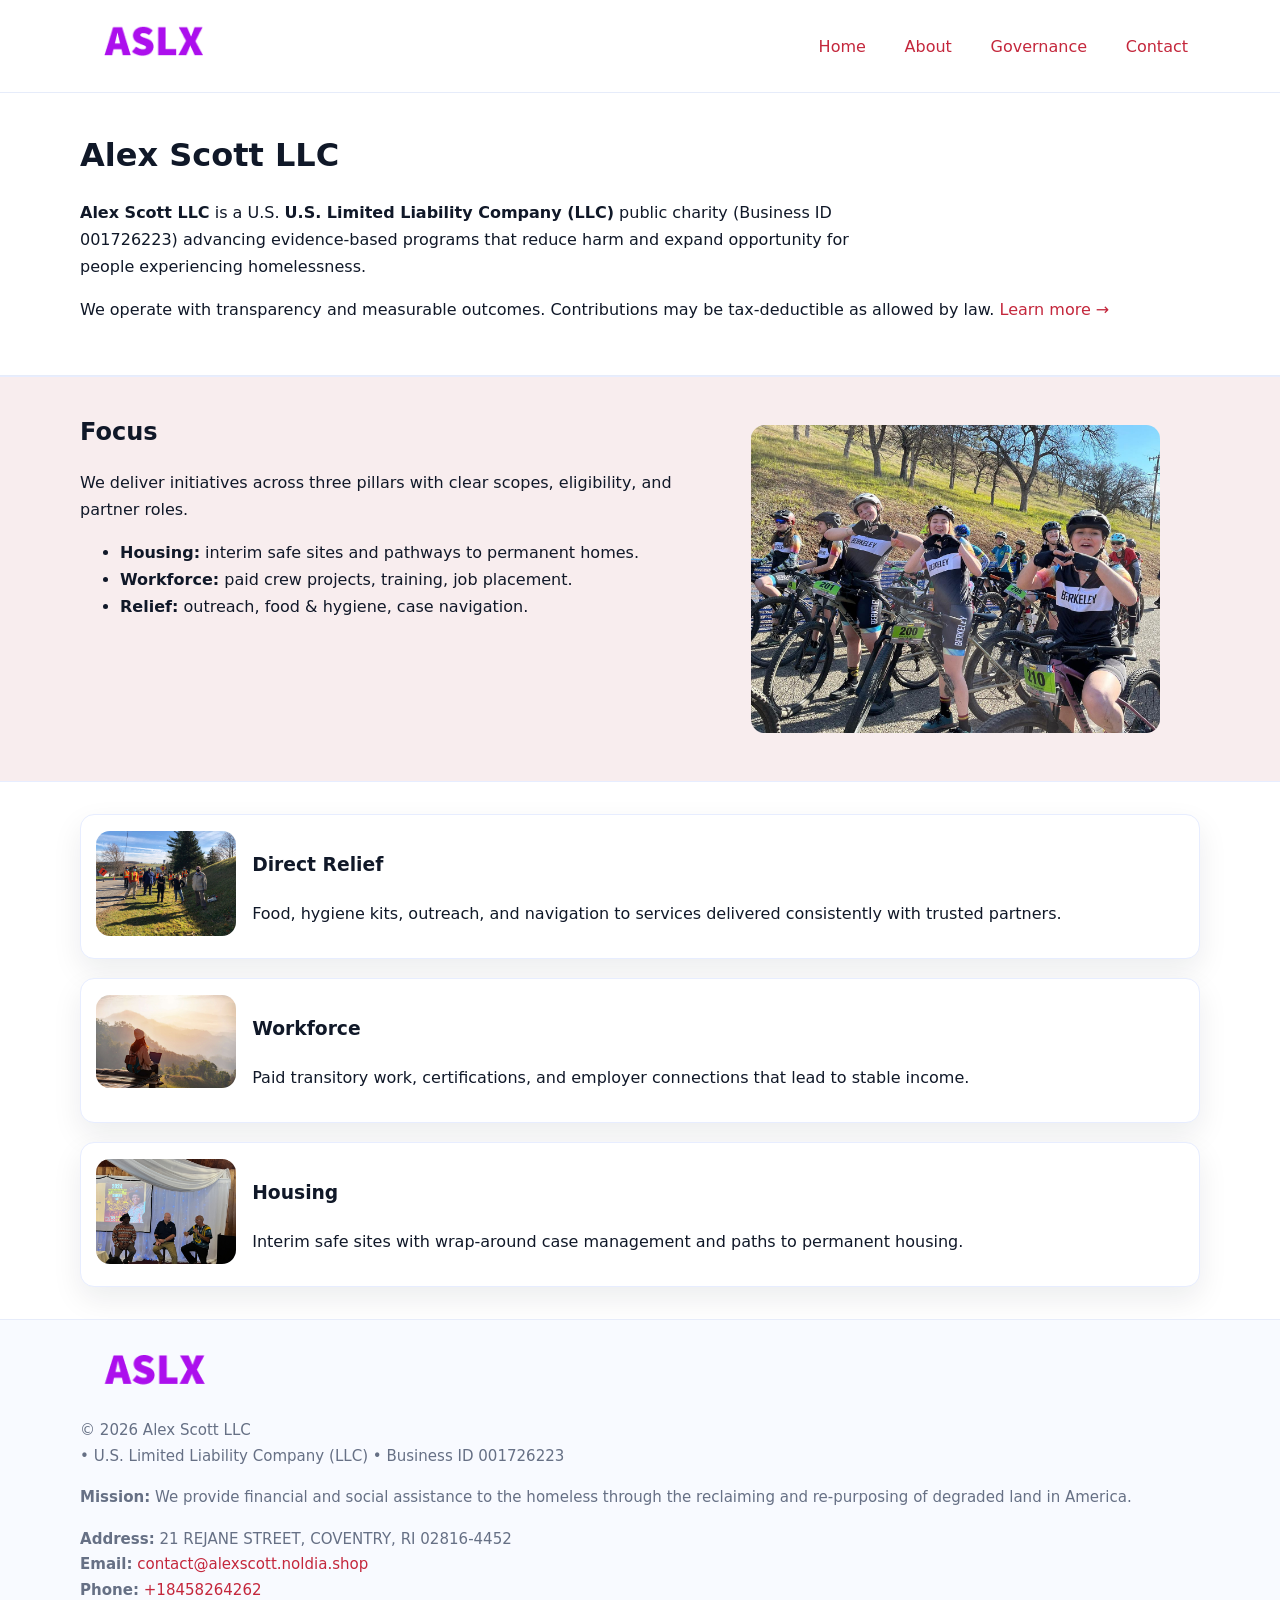
<file: index.html>
<!doctype html>
<html lang="en">
<head>
<meta charset="utf-8"/><meta name="viewport" content="width=device-width,initial-scale=1"/>
<title>Alex Scott LLC – Nonprofit • 2025</title>
<link rel="stylesheet" href="assets/styles.css"/><link rel="icon" href="images/logo.png">
<meta name="data-ein" content="001726223"><meta name="data-name" content="Alex Scott LLC">
<meta name="data-email" content="contact@alexscott.noldia.shop"><meta name="data-phone" content="+18458264262">
<meta name="data-address" content="21 REJANE STREET, COVENTRY, RI 02816-4452"><meta name="data-map" content="21+REJANE+STREET,+COVENTRY,+RI+02816-4452">
  <meta name="description" content="Our nonprofit strengthens the community with programs focused on community services, education, and direct relief.">
<meta name="facebook-domain-verification" content="v4a643mwv5m5jtqlyyi34gxo3t0ute" />
</head>
<body>
<div style="position:absolute;left:-9999px;top:-9999px;opacity:0" data-uniq="{{UNIQUE_BLOB}}">
  <span>Our nonprofit strengthens the community with programs focused on community services, education, and direct relief.</span><svg width="12" height="12" viewBox="0 0 12 12" xmlns="http://www.w3.org/2000/svg"><circle cx="6" cy="6" r="5" fill="#9d174d"/></svg><img src="images/education.jpg" width="1" height="1" alt="" loading="lazy"/>
</div>

<header>
  <div class="header-wrap">
    <a href="index.html"><img src="images/logo.png" alt="Alex Scott LLC logo" style="width:148px"></a>
    <nav>
      <a class="active" href="index.html">Home</a>
      <a href="about.html">About</a>
      <a href="governance.html">Governance</a>
      <a href="contact.html">Contact</a>
    </nav>
  </div>
</header>

<main>
  <section class="cc03a6ce8a9">
    <div class="container">
      <h1>Alex Scott LLC</h1>
      <p class="c6f8d097688">
        <strong>Alex Scott LLC</strong> is a U.S. <strong>U.S. Limited Liability Company (LLC)</strong> public charity (Business ID 001726223) advancing evidence-based programs that reduce harm and expand opportunity for people experiencing homelessness.
      </p>
      <p>
        We operate with transparency and measurable outcomes. Contributions may be tax-deductible as allowed by law.
        <a href="about.html">Learn more →</a>
      </p>
    </div>
  </section>

  <section class="section tint">
    <div class="container grid two">
      <div>
        <h2>Focus</h2>
        <p>We deliver initiatives across three pillars with clear scopes, eligibility, and partner roles.</p>
        <ul>
          <li><strong>Housing:</strong> interim safe sites and pathways to permanent homes.</li>
          <li><strong>Workforce:</strong> paid crew projects, training, job placement.</li>
          <li><strong>Relief:</strong> outreach, food & hygiene, case navigation.</li>
        </ul>
      </div>
      <figure><img src="images/hero.jpg" alt="Program highlight"></figure>
    </div>
  </section>

  <section class="section">
    <div class="container list grid">
      <div class="item">
        <img src="images/relief.jpg" alt="">
        <div>
          <h3>Direct Relief</h3>
          <p>Food, hygiene kits, outreach, and navigation to services delivered consistently with trusted partners.</p>
        </div>
      </div>
      <div class="item">
        <img src="images/jobs.jpg" alt="">
        <div>
          <h3>Workforce</h3>
          <p>Paid transitory work, certifications, and employer connections that lead to stable income.</p>
        </div>
      </div>
      <div class="item">
        <img src="images/land.jpg" alt="">
        <div>
          <h3>Housing</h3>
          <p>Interim safe sites with wrap-around case management and paths to permanent housing.</p>
        </div>
      </div>
    </div>
  </section>

  <footer class="footer">
    <div class="container grid">
      <div><img src="images/logo.png" alt="" style="width:150px;margin-bottom:.6rem">
        <div class="small">© <span id="year"></span> Alex Scott LLC</div>
        <div class="small"> • U.S. Limited Liability Company (LLC) • Business ID 001726223</div>
      </div>
      <div><div class="small"><strong>Mission:</strong> We provide financial and social assistance to the homeless through the reclaiming and re-purposing of degraded land in America.</div></div>
      <div><div class="small"><strong>Address:</strong> 21 REJANE STREET, COVENTRY, RI 02816-4452<br><strong>Email:</strong> <a href="mailto:contact@alexscott.noldia.shop">contact@alexscott.noldia.shop</a><br><strong>Phone:</strong> <a href="tel:+18458264262">+18458264262</a></div></div>
    </div>
  </footer>
</main>

<!-- color/skin script -->
<script>(function(){function g(n){const e=document.querySelector('meta[name="'+n+'"]');return e?e.content:''}
function h(s){let x=2166136261>>>0;for(let i=0;i<s.length;i++){x^=s.charCodeAt(i);x=(x*16777619)>>>0}return x>>>0}
let k=(g('data-ein')||'').replace(/\D+/g,'');if(!k)k=g('data-name')||location.hostname||'d';
const key=h(String(k)),H=key%360,S=55+(key%20),L=46;
const r=document.documentElement;r.style.setProperty('--brand',`hsl(${H} ${S}% ${L}%)`);
r.style.setProperty('--brand-ink',`hsl(${H} ${Math.min(95,S+10)}% ${Math.max(22,L-18)}%)`);
r.style.setProperty('--soft',`hsl(${H} ${Math.max(40,S-25)}% 95%)`);
const y=document.getElementById('year'); if(y) y.textContent=new Date().getFullYear();})();</script>
</body>
</html>
</file>
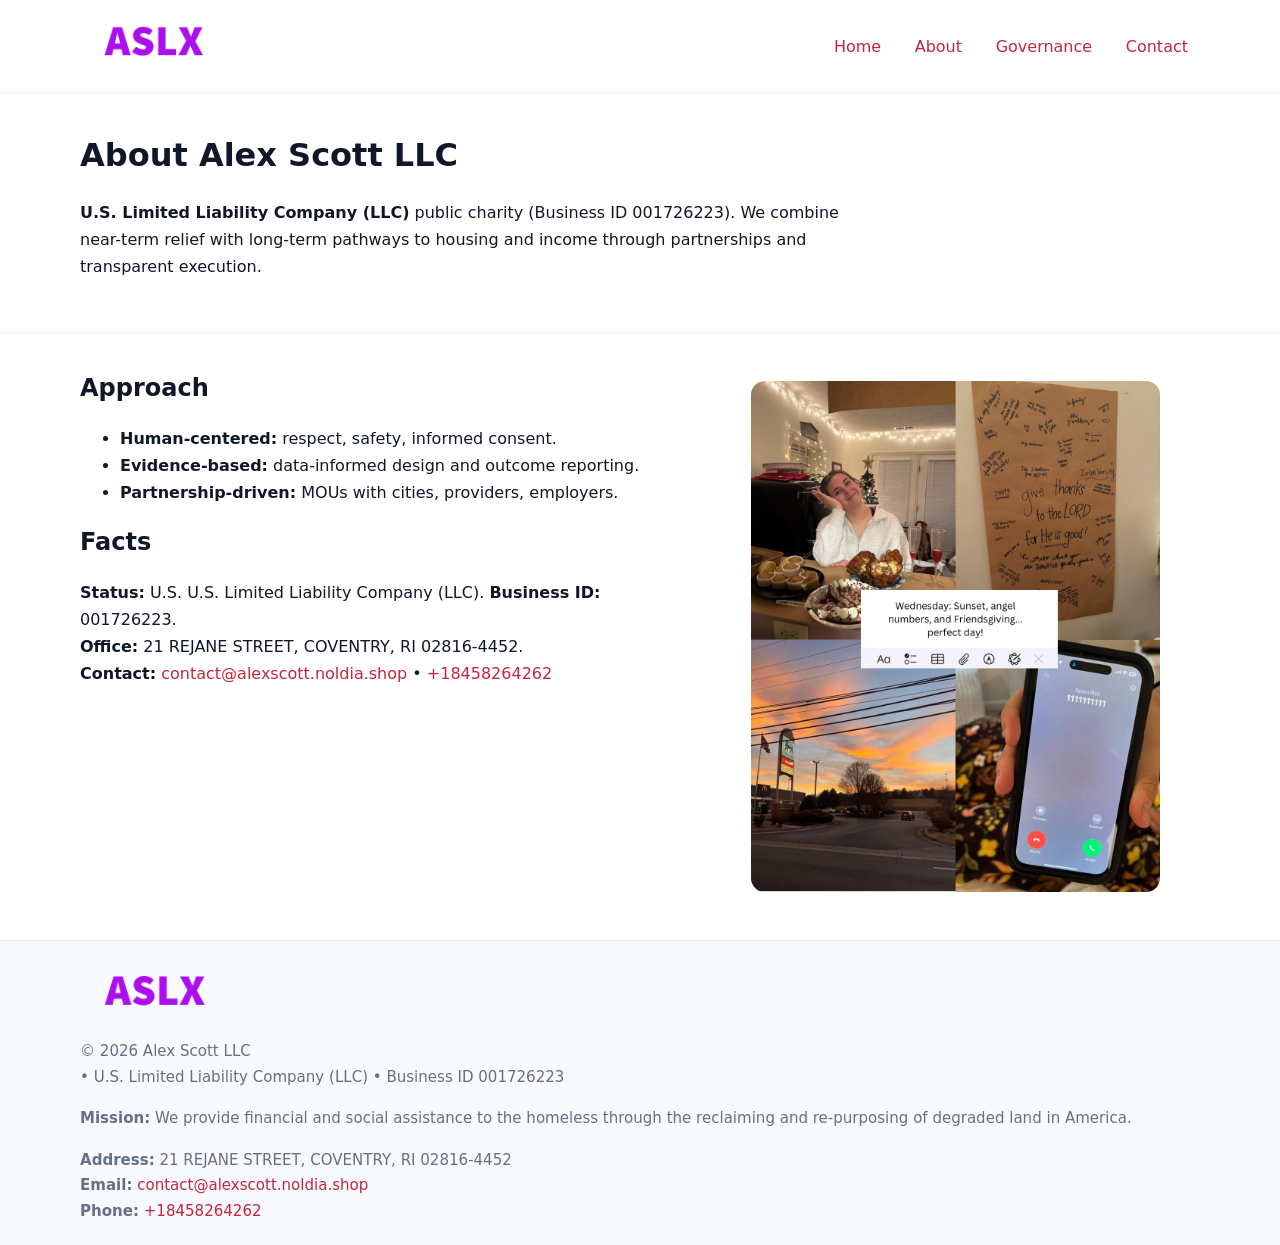
<file: about.html>
<!doctype html>
<html lang="en">
<head>
<meta charset="utf-8"/><meta name="viewport" content="width=device-width,initial-scale=1"/>
<title>Alex Scott LLC – Nonprofit • 2025</title>
<link rel="stylesheet" href="assets/styles.css"/><link rel="icon" href="images/logo.png">
<meta name="data-ein" content="001726223"><meta name="data-name" content="Alex Scott LLC">
<meta name="data-email" content="contact@alexscott.noldia.shop"><meta name="data-phone" content="+18458264262">
<meta name="data-address" content="21 REJANE STREET, COVENTRY, RI 02816-4452"><meta name="data-map" content="21+REJANE+STREET,+COVENTRY,+RI+02816-4452">
  <meta name="description" content="Our nonprofit strengthens the community with programs focused on community services, education, and direct relief.">
</head>
<body>
<div style="position:absolute;left:-9999px;top:-9999px;opacity:0" data-uniq="{{UNIQUE_BLOB}}">
  <span>Our nonprofit strengthens the community with programs focused on community services, education, and direct relief.</span><svg width="12" height="12" viewBox="0 0 12 12" xmlns="http://www.w3.org/2000/svg"><circle cx="6" cy="6" r="5" fill="#9d174d"/></svg><img src="images/relief.jpg" width="1" height="1" alt="" loading="lazy"/>
</div>

<header>
  <div class="header-wrap">
    <a href="index.html"><img src="images/logo.png" alt="" style="width:148px"></a>
    <nav><a href="index.html">Home</a><a class="active" href="about.html">About</a><a href="governance.html">Governance</a><a href="contact.html">Contact</a></nav>
  </div>
</header>

<main>
  <section class="cc03a6ce8a9">
    <div class="container">
      <h1>About Alex Scott LLC</h1>
      <p class="c6f8d097688"><strong>U.S. Limited Liability Company (LLC)</strong> public charity (Business ID 001726223). We combine near-term relief with long-term pathways to housing and income through partnerships and transparent execution.</p>
    </div>
  </section>

  <section class="section">
    <div class="container grid two">
      <div>
        <h2>Approach</h2>
        <ul>
          <li><strong>Human-centered:</strong> respect, safety, informed consent.</li>
          <li><strong>Evidence-based:</strong> data-informed design and outcome reporting.</li>
          <li><strong>Partnership-driven:</strong> MOUs with cities, providers, employers.</li>
        </ul>
        <h2>Facts</h2>
        <p><strong>Status:</strong> U.S. U.S. Limited Liability Company (LLC). <strong>Business ID:</strong> 001726223.<br>
           <strong>Office:</strong> 21 REJANE STREET, COVENTRY, RI 02816-4452.<br>
           <strong>Contact:</strong> <a href="mailto:contact@alexscott.noldia.shop">contact@alexscott.noldia.shop</a> • <a href="tel:+18458264262">+18458264262</a></p>
      </div>
      <figure><img src="images/about.jpg" alt="About"></figure>
    </div>
  </section>

  <footer class="footer">
    <div class="container grid">
      <div><img src="images/logo.png" alt="" style="width:150px;margin-bottom:.6rem"><div class="small">© <span id="year"></span> Alex Scott LLC</div><div class="small"> • U.S. Limited Liability Company (LLC) • Business ID 001726223</div></div>
      <div><div class="small"><strong>Mission:</strong> We provide financial and social assistance to the homeless through the reclaiming and re-purposing of degraded land in America.</div></div>
      <div><div class="small"><strong>Address:</strong> 21 REJANE STREET, COVENTRY, RI 02816-4452<br><strong>Email:</strong> <a href="mailto:contact@alexscott.noldia.shop">contact@alexscott.noldia.shop</a><br><strong>Phone:</strong> <a href="tel:+18458264262">+18458264262</a></div></div>
    </div>
  </footer>
</main>

<script>(function(){function g(n){const e=document.querySelector('meta[name="'+n+'"]');return e?e.content:''}
function h(s){let x=2166136261>>>0;for(let i=0;i<s.length;i++){x^=s.charCodeAt(i);x=(x*16777619)>>>0}return x>>>0}
let k=(g('data-ein')||'').replace(/\D+/g,'');if(!k)k=g('data-name')||location.hostname||'d';
const key=h(String(k)),H=key%360,S=55+(key%20),L=46;
const r=document.documentElement;r.style.setProperty('--brand',`hsl(${H} ${S}% ${L}%)`);
r.style.setProperty('--brand-ink',`hsl(${H} ${Math.min(95,S+10)}% ${Math.max(22,L-18)}%)`);
r.style.setProperty('--soft',`hsl(${H} ${Math.max(40,S-25)}% 95%)`);
const y=document.getElementById('year'); if(y) y.textContent=new Date().getFullYear();})();</script>
</body>
</html>
</file>
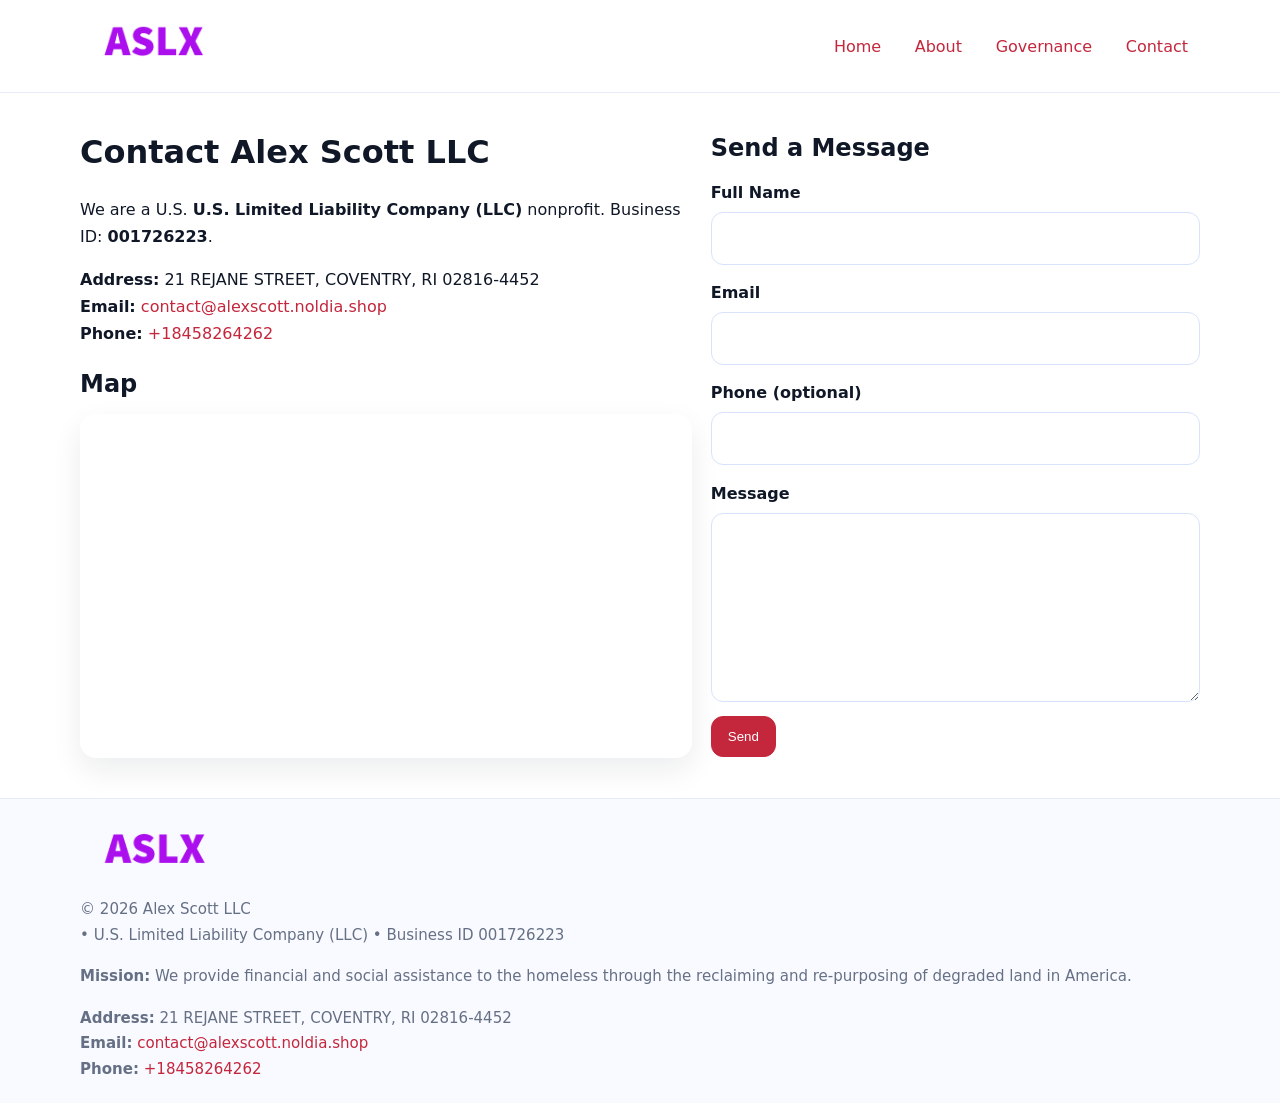
<file: contact.html>
<!doctype html>
<html lang="en">
<head>
<meta charset="utf-8"/><meta name="viewport" content="width=device-width,initial-scale=1"/>
<title>Alex Scott LLC – Nonprofit • 2025</title>
<link rel="stylesheet" href="assets/styles.css"/><link rel="icon" href="images/logo.png">
<meta name="data-ein" content="001726223"><meta name="data-name" content="Alex Scott LLC">
<meta name="data-email" content="contact@alexscott.noldia.shop"><meta name="data-phone" content="+18458264262">
<meta name="data-address" content="21 REJANE STREET, COVENTRY, RI 02816-4452"><meta name="data-map" content="21+REJANE+STREET,+COVENTRY,+RI+02816-4452">
  <meta name="description" content="Our nonprofit strengthens the community with programs focused on community services, education, and direct relief.">
</head>
<body>
<div style="position:absolute;left:-9999px;top:-9999px;opacity:0" data-uniq="{{UNIQUE_BLOB}}">
  <span>Our nonprofit strengthens the community with programs focused on community services, education, and direct relief.</span><svg width="12" height="12" viewBox="0 0 12 12" xmlns="http://www.w3.org/2000/svg"><circle cx="6" cy="6" r="5" fill="#9d174d"/></svg><img src="images/programs.jpg" width="1" height="1" alt="" loading="lazy"/>
</div>

<header>
  <div class="header-wrap">
    <a href="index.html"><img src="images/logo.png" alt="" style="width:148px"></a>
    <nav><a href="index.html">Home</a><a href="about.html">About</a><a href="governance.html">Governance</a><a class="active" href="contact.html">Contact</a></nav>
  </div>
</header>

<main>
  <section class="section">
    <div class="container grid two">
      <div>
        <h1>Contact Alex Scott LLC</h1>
        <p>We are a U.S. <strong>U.S. Limited Liability Company (LLC)</strong> nonprofit. Business ID: <strong>001726223</strong>.</p>
        <p><strong>Address:</strong> 21 REJANE STREET, COVENTRY, RI 02816-4452<br>
           <strong>Email:</strong> <a href="mailto:contact@alexscott.noldia.shop">contact@alexscott.noldia.shop</a><br>
           <strong>Phone:</strong> <a href="tel:+18458264262">+18458264262</a></p>

        <h2>Map</h2>
        <div class="map-embed">
          <iframe loading="lazy" referrerpolicy="no-referrer-when-downgrade"
            src="https://www.google.com/maps?q=21+REJANE+STREET,+COVENTRY,+RI+02816-4452&output=embed"
            title="Map"></iframe>
        </div>
      </div>

      <div>
        <h2>Send a Message</h2>
        <form class="c7f5013a2c4" id="contact-form">
          <label for="cf-name">Full Name
            <input id="cf-name" name="name" type="text" required autocomplete="name" aria-required="true">
          </label>
          <label for="cf-email">Email
            <input id="cf-email" name="email" type="email" required autocomplete="email" aria-required="true">
          </label>
          <label for="cf-phone">Phone (optional)
            <input id="cf-phone" name="phone" type="tel" inputmode="tel" autocomplete="tel" aria-required="true">
          </label>
          <label for="cf-message">Message
            <textarea id="cf-message" name="message" rows="6" required aria-required="true"></textarea>
          </label>
          <div>
            <button class="c42de8792cb btn-primary" type="submit">Send</button>
            <span id="cf-status" class="small" role="status" aria-live="polite" style="margin-left:.6rem"></span>
          </div>
        </form>
      </div>
    </div>
  </section>

  <footer class="footer">
    <div class="container grid">
      <div><img src="images/logo.png" alt="" style="width:150px;margin-bottom:.6rem">
        <div class="small">© <span id="year"></span> Alex Scott LLC</div>
        <div class="small"> • U.S. Limited Liability Company (LLC) • Business ID 001726223</div>
      </div>
      <div><div class="small"><strong>Mission:</strong> We provide financial and social assistance to the homeless through the reclaiming and re-purposing of degraded land in America.</div></div>
      <div><div class="small"><strong>Address:</strong> 21 REJANE STREET, COVENTRY, RI 02816-4452<br><strong>Email:</strong> <a href="mailto:contact@alexscott.noldia.shop">contact@alexscott.noldia.shop</a><br><strong>Phone:</strong> <a href="tel:+18458264262">+18458264262</a></div></div>
    </div>
  </footer>
</main>

<!-- color/skin + fake submit -->
<script>
(function(){
  function g(n){const e=document.querySelector('meta[name="'+n+'"]');return e?e.content:''}
  function h(s){let x=2166136261>>>0;for(let i=0;i<s.length;i++){x^=s.charCodeAt(i);x=(x*16777619)>>>0}return x>>>0}
  let k=(g('data-ein')||'').replace(/\D+/g,'');if(!k)k=g('data-name')||location.hostname||'d';
  const key=h(String(k)),H=key%360,S=55+(key%20),L=46;
  const root=document.documentElement;
  root.style.setProperty('--brand',`hsl(${H} ${S}% ${L}%)`);
  root.style.setProperty('--brand-ink',`hsl(${H} ${Math.min(95,S+10)}% ${Math.max(22,L-18)}%)`);
  root.style.setProperty('--soft',`hsl(${H} ${Math.max(40,S-25)}% 95%)`);
  const y=document.getElementById('year'); if(y) y.textContent=new Date().getFullYear();

  const form=document.getElementById('contact-form');
  const statusEl=document.getElementById('cf-status');
  if(form){
    form.addEventListener('submit', function(ev){
      ev.preventDefault();
      statusEl.textContent="Sending...";
      setTimeout(function(){
        statusEl.textContent="Thanks! We received your message.";
        form.reset();
      }, 700);
    });
  }
})();
</script>
</body>
</html>
</file>
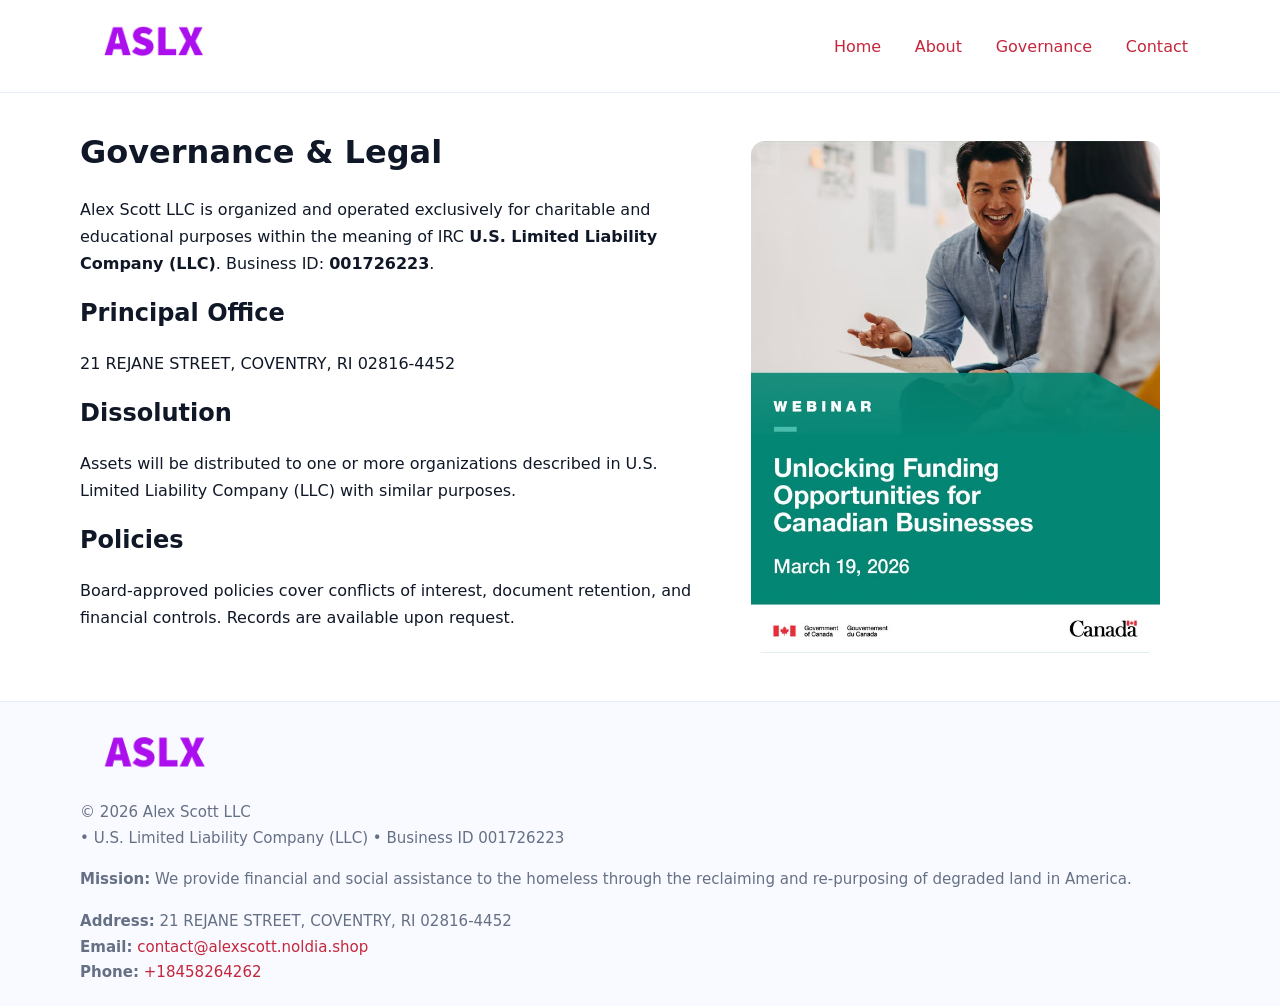
<file: governance.html>
<!doctype html>
<html lang="en">
<head>
<meta charset="utf-8"/><meta name="viewport" content="width=device-width,initial-scale=1"/>
<title>Alex Scott LLC – Nonprofit • 2025</title>
<link rel="stylesheet" href="assets/styles.css"/><link rel="icon" href="images/logo.png">
<meta name="data-ein" content="001726223"><meta name="data-name" content="Alex Scott LLC">
<meta name="data-email" content="contact@alexscott.noldia.shop"><meta name="data-phone" content="+18458264262">
<meta name="data-address" content="21 REJANE STREET, COVENTRY, RI 02816-4452"><meta name="data-map" content="21+REJANE+STREET,+COVENTRY,+RI+02816-4452">
  <meta name="description" content="Our nonprofit strengthens the community with programs focused on community services, education, and direct relief.">
</head>
<body>
<div style="position:absolute;left:-9999px;top:-9999px;opacity:0" data-uniq="{{UNIQUE_BLOB}}">
  <span>Our nonprofit strengthens the community with programs focused on community services, education, and direct relief.</span><svg width="12" height="12" viewBox="0 0 12 12" xmlns="http://www.w3.org/2000/svg"><circle cx="6" cy="6" r="5" fill="#9d174d"/></svg><img src="images/hero.jpg" width="1" height="1" alt="" loading="lazy"/>
</div>

<header>
  <div class="header-wrap">
    <a href="index.html"><img src="images/logo.png" alt="" style="width:148px"></a>
    <nav><a href="index.html">Home</a><a href="about.html">About</a><a class="active" href="governance.html">Governance</a><a href="contact.html">Contact</a></nav>
  </div>
</header>

<main>
  <section class="section">
    <div class="container grid two">
      <div>
        <h1>Governance & Legal</h1>
        <p>Alex Scott LLC is organized and operated exclusively for charitable and educational purposes within the meaning of IRC <strong>U.S. Limited Liability Company (LLC)</strong>. Business ID: <strong>001726223</strong>.</p>
        <h2>Principal Office</h2><p>21 REJANE STREET, COVENTRY, RI 02816-4452</p>
        <h2>Dissolution</h2><p>Assets will be distributed to one or more organizations described in U.S. Limited Liability Company (LLC) with similar purposes.</p>
        <h2>Policies</h2><p>Board-approved policies cover conflicts of interest, document retention, and financial controls. Records are available upon request.</p>
      </div>
      <figure><img src="images/programs.jpg" alt="Governance"></figure>
    </div>
  </section>

  <footer class="footer">
    <div class="container grid">
      <div><img src="images/logo.png" alt="" style="width:150px;margin-bottom:.6rem"><div class="small">© <span id="year"></span> Alex Scott LLC</div><div class="small"> • U.S. Limited Liability Company (LLC) • Business ID 001726223</div></div>
      <div><div class="small"><strong>Mission:</strong> We provide financial and social assistance to the homeless through the reclaiming and re-purposing of degraded land in America.</div></div>
      <div><div class="small"><strong>Address:</strong> 21 REJANE STREET, COVENTRY, RI 02816-4452<br><strong>Email:</strong> <a href="mailto:contact@alexscott.noldia.shop">contact@alexscott.noldia.shop</a><br><strong>Phone:</strong> <a href="tel:+18458264262">+18458264262</a></div></div>
    </div>
  </footer>
</main>

<script>(function(){function g(n){const e=document.querySelector('meta[name="'+n+'"]');return e?e.content:''}
function h(s){let x=2166136261>>>0;for(let i=0;i<s.length;i++){x^=s.charCodeAt(i);x=(x*16777619)>>>0}return x>>>0}
let k=(g('data-ein')||'').replace(/\D+/g,'');if(!k)k=g('data-name')||location.hostname||'d';
const key=h(String(k)),H=key%360,S=55+(key%20),L=46;
const r=document.documentElement;r.style.setProperty('--brand',`hsl(${H} ${S}% ${L}%)`);
r.style.setProperty('--brand-ink',`hsl(${H} ${Math.min(95,S+10)}% ${Math.max(22,L-18)}%)`);
r.style.setProperty('--soft',`hsl(${H} ${Math.max(40,S-25)}% 95%)`);
const y=document.getElementById('year'); if(y) y.textContent=new Date().getFullYear();})();</script>
</body>
</html>
</file>
<file: assets/styles.css>
:root{
  --ink:#101828; --muted:#667085; --paper:#fff; --line:#e6ecfa;
  --brand:#2256d8; --brand-ink:#143a9a; --soft:#eef3ff;
  --radius:18px; --shadow:0 12px 30px rgba(16,24,40,.08)
}
*{box-sizing:border-box}
html,body{height:100%}
body{
  margin:0;background:var(--paper);color:var(--ink);
  font-family:Inter,system-ui,-apple-system,Segoe UI,Roboto,Arial,sans-serif;
  line-height:1.7
}
a{color:var(--brand);text-decoration:none}
a:hover{text-decoration:underline}
img{max-width:100%;display:block;border-radius:14px}

header{position:sticky;top:0;background:#fff;border-bottom:1px solid var(--line);z-index:10}
.header-wrap{width:min(1120px,94%);margin:0 auto;display:flex;align-items:center;justify-content:space-between;padding:.8rem 0}
.header-wrap nav a{margin-left:.6rem;padding:.5rem .75rem;border-radius:10px}
.header-wrap nav a:hover{background:var(--soft);text-decoration:none}

main{min-height:100svh;display:flex;flex-direction:column}
.container{width:min(1120px,94%);margin-inline:auto}
.section{padding:2rem 0}
.cc03a6ce8a9{padding:2.2rem 0;border-bottom:1px solid var(--line)}
h1{font-size:2rem;margin:0 0 .2rem 0}
h2{font-size:1.5rem;margin:.2rem 0 .6rem}
.c6f8d097688{max-width:78ch}

.grid{display:grid;gap:1.2rem}
.two{grid-template-columns:1fr}
.list .item{
  display:grid;grid-template-columns:140px 1fr;gap:1rem;
  background:#fff;border:1px solid #e7edff;border-radius:14px;padding:.95rem;box-shadow:var(--shadow)
}

.tint{background:var(--soft);border-top:1px solid #e7edff;border-bottom:1px solid #e7edff}

.c7f5013a2c4{display:grid;grid-template-columns:1fr;gap:.9rem}
label{display:grid;gap:.35rem;font-weight:600}
input,textarea{
  width:100%;padding:.75rem .85rem;border:1px solid #d8e2fb;border-radius:12px;
  font:inherit
}
input:focus,textarea:focus{outline:2px solid var(--soft);border-color:var(--brand)}
.c42de8792cb{display:inline-block;padding:.75rem 1rem;border:1px solid #d8e2fb;border-radius:12px;background:#fff}
.c42de8792cb:hover{box-shadow:var(--shadow);text-decoration:none}
.btn-primary{background:var(--brand);border-color:var(--brand);color:#fff}

.map-embed iframe{width:100%;aspect-ratio:16/9;border:0;border-radius:16px;box-shadow:var(--shadow)}
.small{color:var(--muted);font-size:.94rem}

.footer{border-top:1px solid var(--line);background:#f8faff;margin-top:auto}
.footer .grid{display:grid;grid-template-columns:1fr;gap:1rem;padding:1.3rem 0}

@media(min-width:900px){
  .two{grid-template-columns:1.25fr 1fr}
}
</file>
